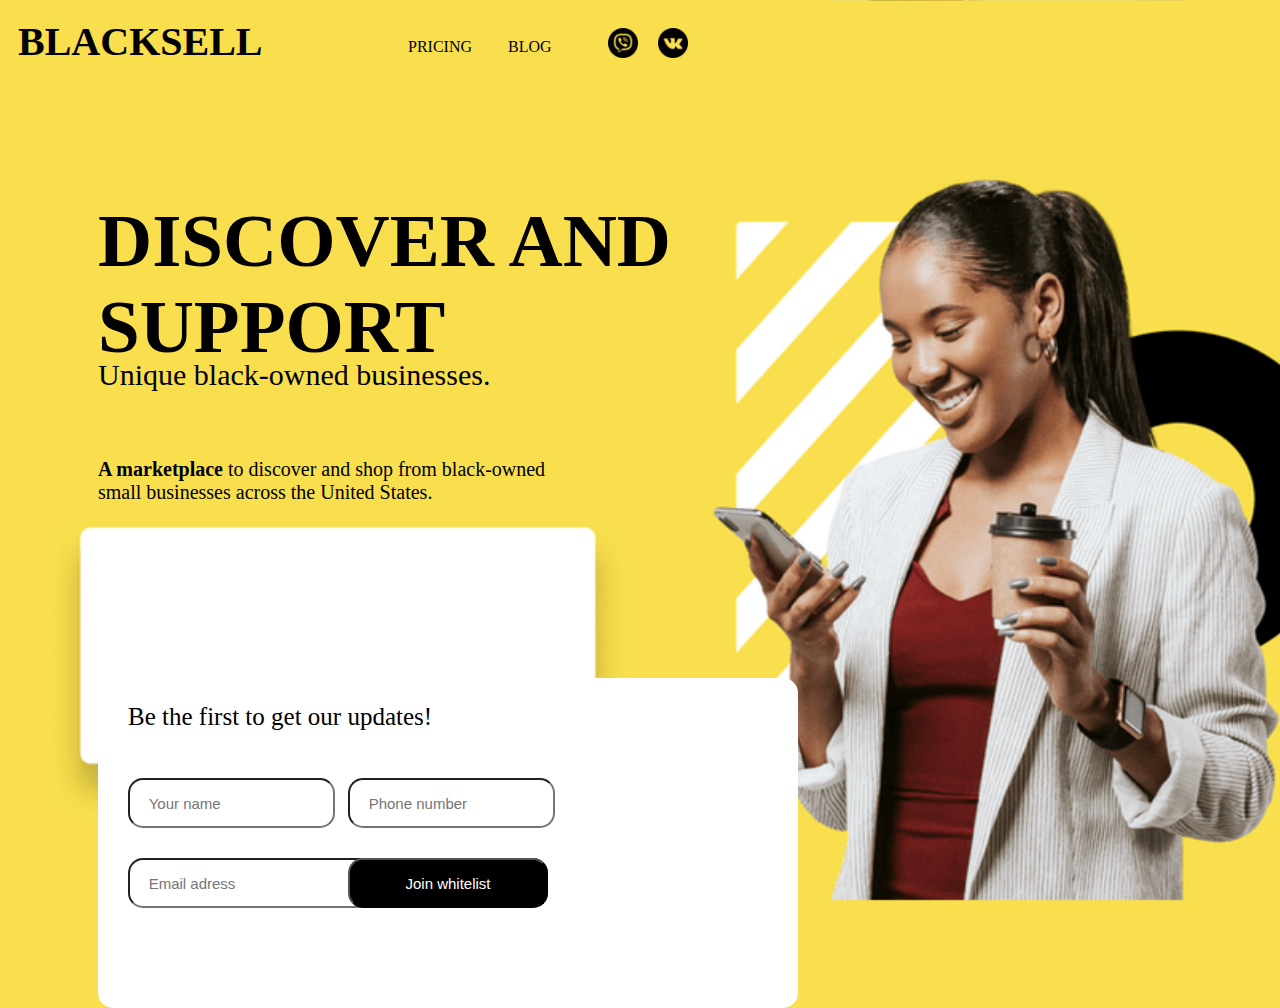
<file: Полуянов/index2.html>
<html>
    <head>
        <title>T</title>
        <link rel="stylesheet" href="style2.css">
    </head>
    <body>
       <b><p id="bs">BLACKSELL</p></b>
       <a href="#" id="price">PRICING</a>
       <a href="#" id="BLOG">BLOG</a>
       <button id="login">LOGIN</button>
       <button id="app">GET THE APP</button>
       <a>
        <img id="vb" src="vb.png">
       </a>
       <a>
        <img id="vk" src="vk.png">
       </a>
       <b><p id="btext">DISCOVER AND<br>SUPPORT</p></b>
       <p id="bisness">Unique black-owned businesses.</p>
       <p id="mkplace"><b>A marketplace</b> to discover and shop from black-owned<br>small businesses across the United States.</p>
       <div id="WHITEPOWER">
        <p id="textinsq">Be the first to get our updates!</p>
        <input id="inpt1" type="text" placeholder="    Your name">
        <input id="inpt2" type="text" placeholder="    Phone number">
        <input id="inpt3" type="text" placeholder="    Email adress">
        <button id="inptbttn" type="button">Join whitelist</button>

       </div>
    </body>
</html>
</file>
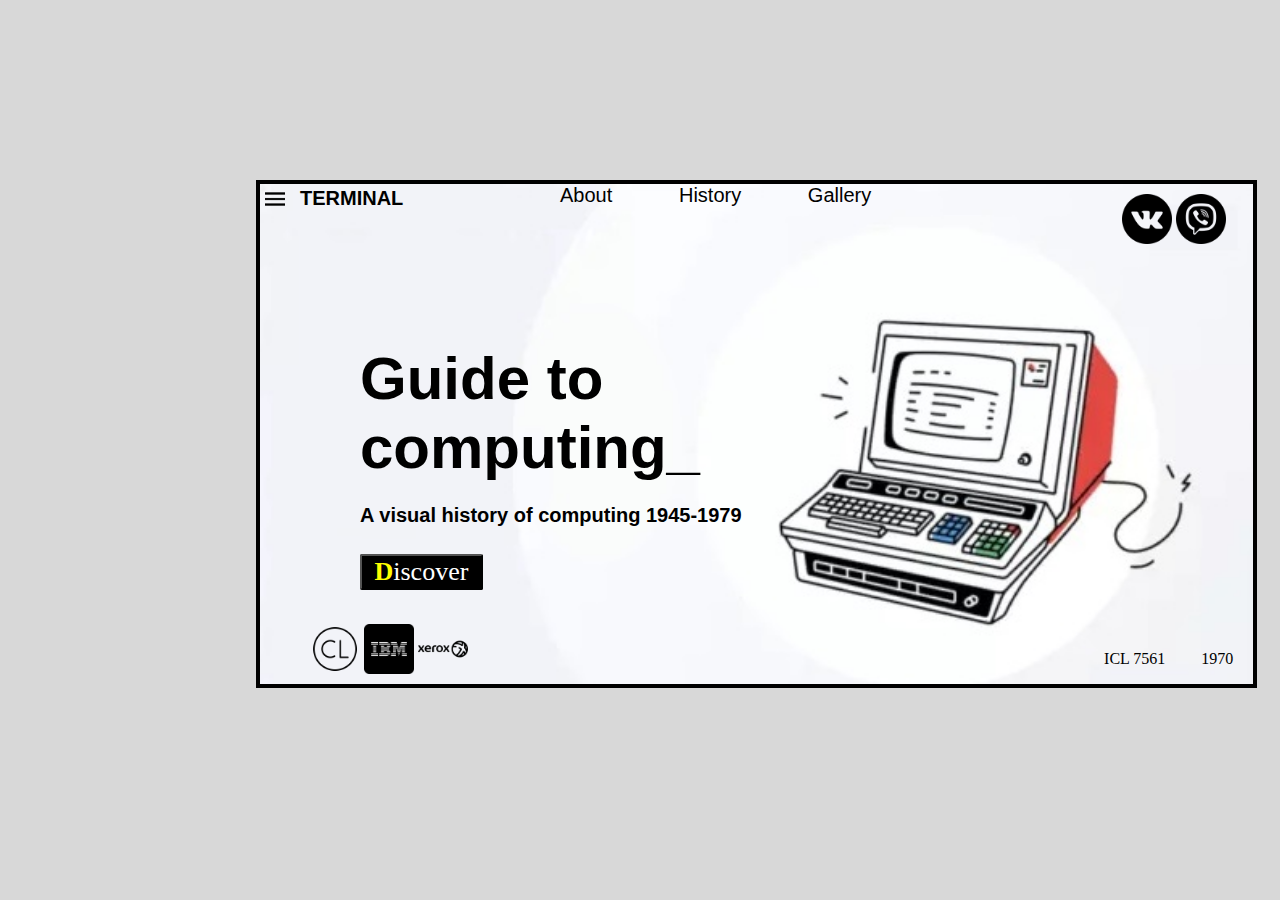
<file: Полуянов/index3.html>
<html>
    <head>
        <title>T</title>
        <link rel="stylesheet" href="style3.css">
    </head>
    <body>
        <div id="ra">
            <a href="#"><img id="me" src="menu.png"></a>
            <a class="links" href="#">About            History            Gallery</a>
            <b><p id="term">TERMINAL</p></b>
            <b><p id="gu">Guide to<br>computing_</p></b>
            <b><p id="his">A visual history of computing 1945-1979</p></b>
            <button id="disc"><b id="d"> D</b>iscover </button>
            <img id="img" src="cl.png">
            <img id="img" src="ibm.png">
            <img id="img" src="xrx.png">
            <a href="#"><img id="ico" src="vk.png"></a>
            <a href="#"><img id="ico" src="vb.png"></a>
            <p id="po">ICL 7561         1970</p>
       </div>
    </body>
</html>
</file>
<file: Полуянов/style2.css>
body
{
    background-size: cover;
    background-image: url("bg2.png");
}
#bs
{
    position: absolute;
    font-size: 40px;
    margin-top: 10px;
    margin-left: 10px;
}
#price
{
    position: absolute;
    margin-top: 30px;
    margin-left: 400px;
    text-decoration: none;
    color: black;
}
#blog
{
    position: absolute;
    margin-top: 30px;
    margin-left: 500px;
    text-decoration: none;
    color: black;
}
#vb
{
    position: absolute;
    margin-top: 20px;
    margin-left: 600px;
    text-decoration: none;
    width: 30px;
    height: 30px;
}
#vk
{
    position: absolute;
    margin-top: 20px;
    margin-left: 650px;
    text-decoration: none;
    width: 30px;
    height: 30px;
}
#btext
{
    position: absolute;
    font-size: 75px;
    margin-top: 190px;
    margin-left: 90px;
}
#bisness
{
    position: absolute;
    font-size: 30px;
    margin-top: 350px;
    margin-left: 90px;
}
#mkplace
{
    position: absolute;
    font-size: 20px;
    margin-top: 450px;
    margin-left: 90px;
}
#WHITEPOWER
{
    position: absolute;
    margin-top: 670px;
    margin-left: 90px;
    border-radius: 15px;
    background-color: white;
    width: 700px;
    height: 330px;
}
#textinsq
{
    position: absolute;
    margin-left: 30px;
    font-size: 25px;
}
#inpt1
{
    border-radius: 15px;
    font-size: 15px;
    height: 50px;
    position: absolute;
    margin-top: 100px;
    margin-left: 30px;
}
#inpt2
{
    border-radius: 15px;
    font-size: 15px;
    height: 50px;
    position: absolute;
    margin-top: 100px;
    margin-left: 250px;
}
#inpt3
{
    border-radius: 15px;
    font-size: 15px;
    height: 50px;
    width: 420px;
    position: absolute;
    margin-top: 180px;
    margin-left: 30px;
}
#inptbttn
{
    border-radius: 15px;
    font-size: 15px;
    height: 50px;
    width: 200px;
    position: absolute;
    margin-top: 180px;
    margin-left: 250px;
    background-color: black;
    color: white;
}
#login
{
    border-radius: 15px;
    font-size: 15px;
    height: 50px;
    width: 200px;
    position: absolute;
    margin-top: 7px;
    margin-left: 1380px;
    background-color: white;
    color: black;
}
#app
{
    border-radius: 15px;
    font-size: 15px;
    height: 50px;
    width: 200px;
    position: absolute;
    margin-top: 7px;
    margin-left: 1600px;
    background-color: black;
    color: white;
}
</file>
<file: Полуянов/style3.css>
body
{
    background-color: rgb(216, 216, 216);
}
#ra
{
    background-image: url("bg3.jpg");
    background-size: cover;
    width: 993px;
    height: 500px;
    border:4px solid black;
    position: absolute;
    top: 20%;
    left: 20%;
}
#gu
{
    font-family: 'Trebuchet MS', 'Lucida Sans Unicode', 'Lucida Grande', 'Lucida Sans', Arial, sans-serif;
    font-size: 60px;
    position: absolute;
    top: 100px;
    left: 100px;
}
#his
{
    font-family: 'Trebuchet MS', 'Lucida Sans Unicode', 'Lucida Grande', 'Lucida Sans', Arial, sans-serif;
    font-size: 20px;
    position: absolute;
    top: 300px;
    left: 100px;
}
#me
{
    top: 5px;
    left: 5px;
    position: absolute;
    width:20px;
    height:20px;
}
#term
{
    font-family: 'Trebuchet MS', 'Lucida Sans Unicode', 'Lucida Grande', 'Lucida Sans', Arial, sans-serif;
    font-size: 20px;
    position: absolute;
    top: -17px;
    left: 40px;
}
.links
{
    text-decoration: none;
    color:black;
    font-family: 'Trebuchet MS', 'Lucida Sans Unicode', 'Lucida Grande', 'Lucida Sans', Arial, sans-serif;
    font-size: 20px;
    position: absolute;
    top: 0px;
    left: 300px;
}
#disc
{
    background-color: black;
    color:rgb(255, 255, 255);
    font-family:'Times New Roman', Times, serif;
    font-size: 26px;
    position: absolute;
    top: 370px;
    left: 100px;
    border-radius: 2px;
}
#d
{
    color:yellow;
}
#img
{
    width: 50px;
    height: 50px;
    position: relative;
    top: 440px;
    left: 50px;
}
#ico
{
    position: relative;
    width: 50px;
    height: 50px;
    top: 10px;
    left: 700px;
}
#po
{
   position: absolute;
   top: 90%;
   left: 85%; 
}
</file>
